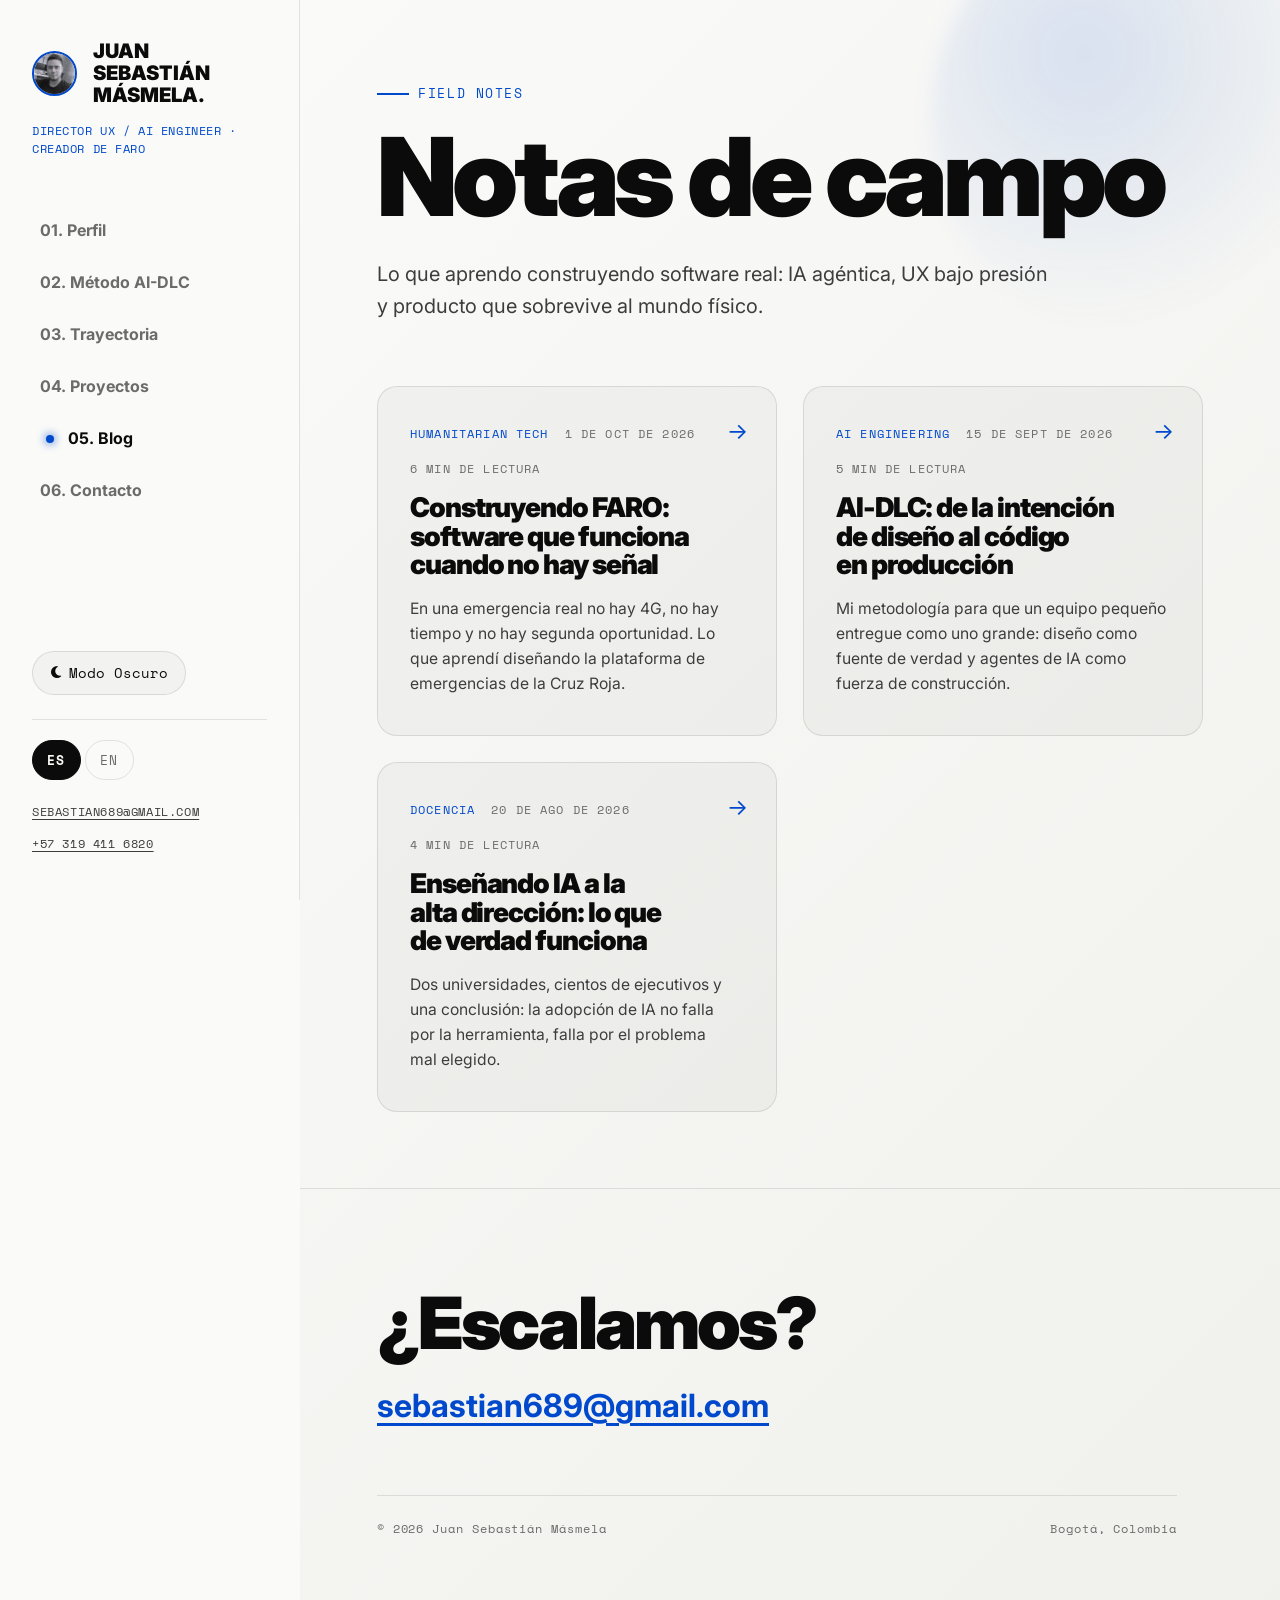
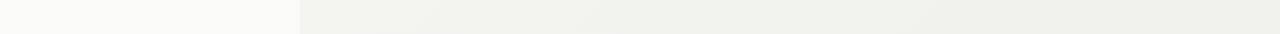
<file: blog.html>
<!DOCTYPE html>
<html lang="es">
<head>
    <meta charset="UTF-8">
    <meta name="viewport" content="width=device-width, initial-scale=1.0">
    <title>Blog | Juan Sebastián Másmela</title>
    <meta name="description" content="Notas de campo de Juan Sebastián Másmela: IA agéntica, UX bajo presión, software humanitario offline-first y formación ejecutiva en IA.">
    <link rel="canonical" href="https://eva2080ai.github.io/Portafoliobotsebastian/blog.html">
    <link rel="icon" href="data:image/svg+xml,%3Csvg xmlns='http://www.w3.org/2000/svg' viewBox='0 0 64 64'%3E%3Crect width='64' height='64' rx='14' fill='%230A0A0A'/%3E%3Ctext x='32' y='44' font-family='Arial Black,sans-serif' font-size='34' font-weight='900' fill='%233385FF' text-anchor='middle'%3EM.%3C/text%3E%3C/svg%3E">
    <script>try{document.documentElement.setAttribute('data-theme',localStorage.getItem('portfolio-theme')||'light')}catch(e){}</script>
    <link href="https://fonts.googleapis.com/css2?family=Inter:wght@400;700;900&family=Space+Mono:wght@400;700&display=swap" rel="stylesheet">
    <link rel="stylesheet" href="https://cdnjs.cloudflare.com/ajax/libs/font-awesome/6.4.0/css/all.min.css">
    <link rel="stylesheet" href="style.css">
</head>
<body>

<div id="modal-overlay" class="modal-overlay" onclick="app.closeModal(event)" role="dialog" aria-modal="true">
    <div class="modal-content" id="modal-content"></div>
</div>

<div class="mobile-bar">
    <a href="index.html" style="font-size:1.2rem; font-weight:900; color:var(--ink);">MÁSMELA.</a>
    <button class="hamburger" onclick="app.toggleMenu()" aria-label="Menú" aria-expanded="false"><i class="fas fa-bars" id="menu-icon"></i></button>
</div>

<div class="layout">
    <aside class="sidebar" id="main-sidebar">
        <div>
            <div class="sidebar-logo-area" style="margin-bottom: 2.5rem;">
                <div style="display:flex; align-items:center; gap:1rem; margin-bottom:1rem;">
                    <img src="foto.jpg" alt="Juan Sebastián Másmela" style="width:45px; height:45px; border-radius:50%; object-fit:cover; border:2px solid var(--highlight);">
                    <a href="index.html" style="font-size:1.25rem; font-weight:900; display:block; line-height:1.1;">JUAN SEBASTIÁN<br>MÁSMELA.</a>
                </div>
                <span class="mono" style="color:var(--highlight); display:block; font-size:0.72rem;">Director UX / AI Engineer · Creador de FARO</span>
            </div>
            <nav class="nav-menu" aria-label="Navegación principal">
                <a href="index.html" class="nav-link" data-key="nav_profile">01. Perfil</a>
                <a href="methodology.html" class="nav-link" data-key="nav_method">02. Método AI-DLC</a>
                <a href="experience.html" class="nav-link" data-key="nav_exp">03. Trayectoria</a>
                <a href="projects.html" class="nav-link" data-key="nav_work">04. Proyectos</a>
                <a href="blog.html" class="nav-link active" data-key="nav_blog">05. Blog</a>
                <a href="index.html#contact" class="nav-link" data-key="nav_contact">06. Contacto</a>
            </nav>
        </div>

        <div>
            <button id="theme-toggle-btn" class="theme-toggle" onclick="app.toggleTheme()" aria-label="Cambiar tema">
                <i class="fas fa-sun"></i> <span>Modo Claro</span>
            </button>
            <div class="sidebar-contact mono" style="font-size:0.75rem; margin-top:1.5rem;">
                <div class="lang-switch">
                    <button onclick="app.setLang('es')" id="btn-es" class="lang-btn active">ES</button>
                    <button onclick="app.setLang('en')" id="btn-en" class="lang-btn">EN</button>
                </div>
                <a href="mailto:sebastian689@gmail.com">sebastian689@gmail.com</a><br>
                <a href="tel:+573194116820">+57 319 411 6820</a>
            </div>
        </div>
    </aside>

    <main>
        <section id="blog">
            <div class="orb" data-speed="-0.08" style="width:440px; height:440px; top:-100px; right:-90px;" aria-hidden="true"></div>
            <div style="position:relative; z-index:1;">
                <span class="eyebrow">Field Notes</span>
                <h1 class="txt-huge" style="margin-top:1rem;" data-key="title_blog">Notas de campo</h1>
                <p class="txt-lead" data-key="desc_blog" style="margin-bottom:4rem;"></p>
                <div id="blog-grid" class="blog-grid"></div>
            </div>
        </section>

        <footer class="footer-cta">
            <div style="max-width: 800px;">
                <h2 data-key="footer_chat" class="reveal">¿Escalamos?</h2>
                <div class="reveal" style="--d:120ms;">
                    <a href="mailto:sebastian689@gmail.com" class="mail">sebastian689@gmail.com</a>
                </div>
                <div class="footer-note">
                    <span>© 2026 Juan Sebastián Másmela</span>
                    <span>Bogotá, Colombia</span>
                </div>
            </div>
        </footer>
    </main>
</div>

<script src="app.js"></script>
</body>
</html>
</file>
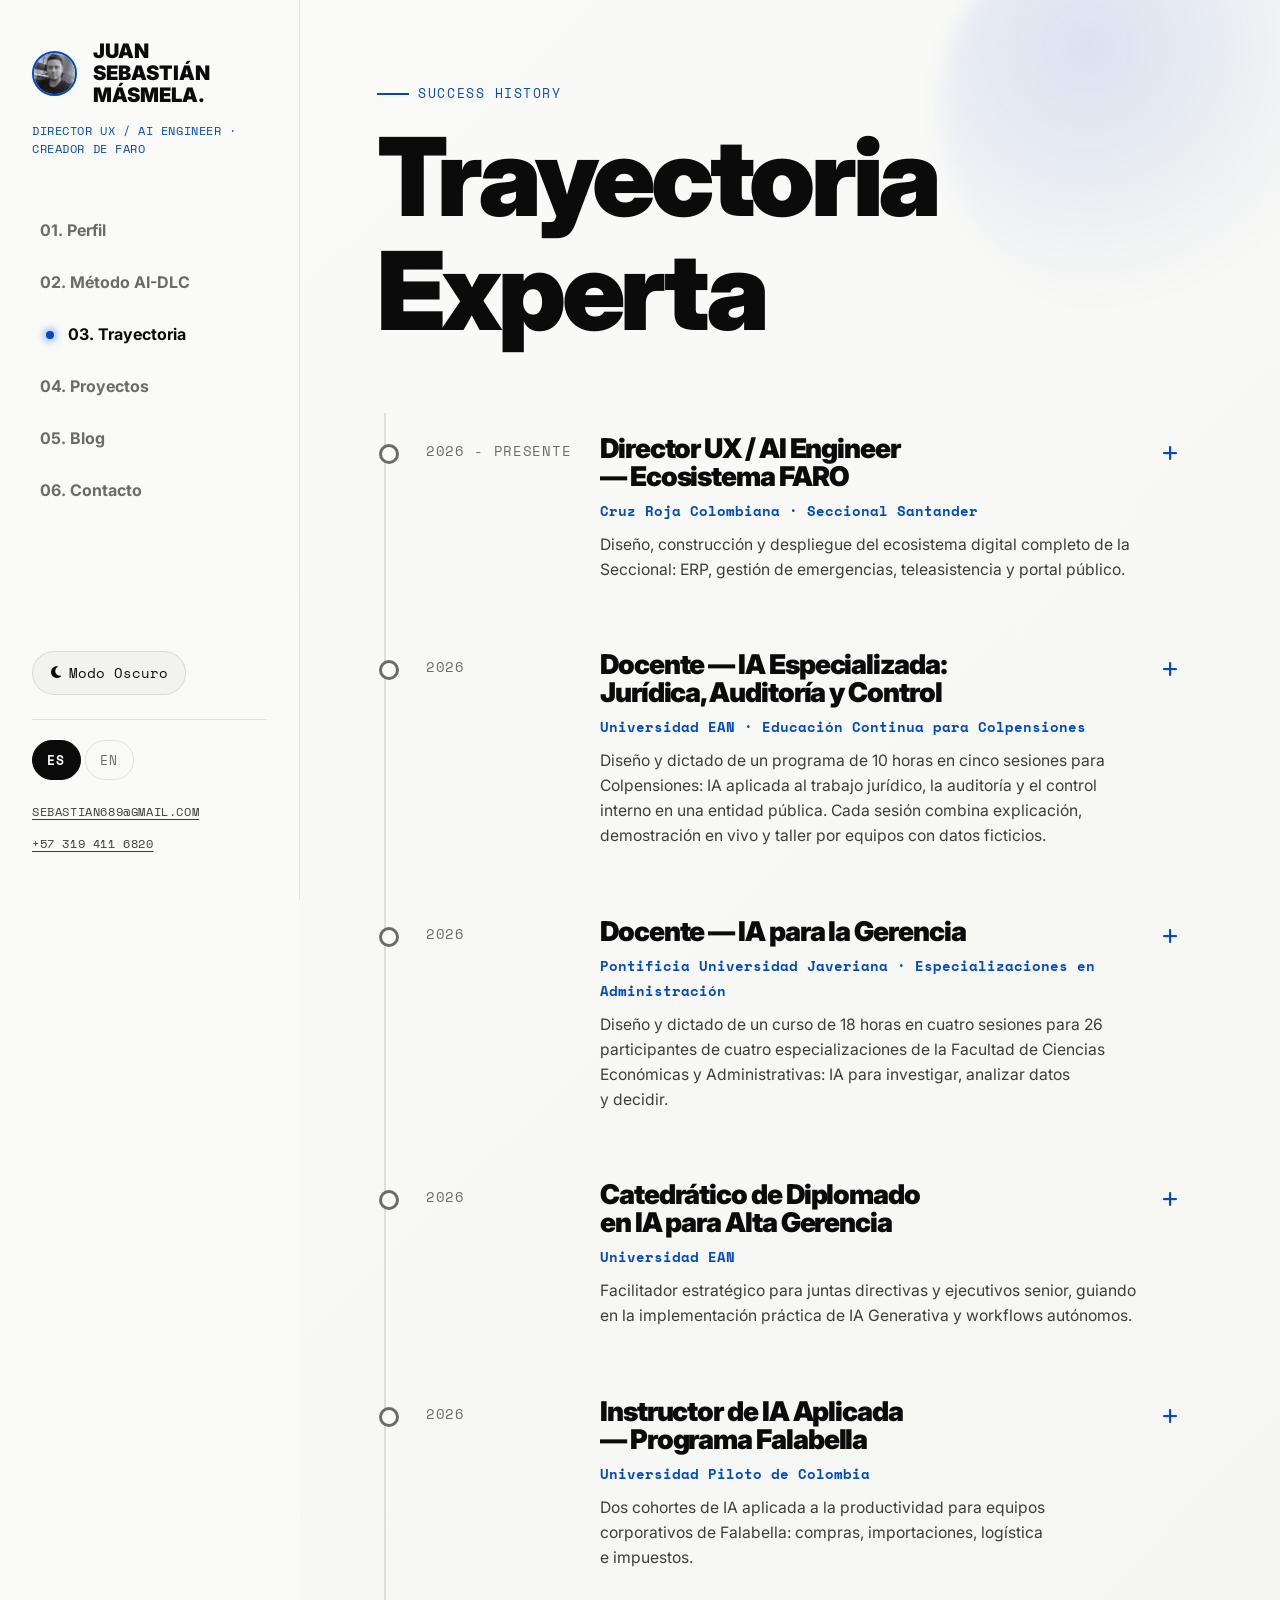
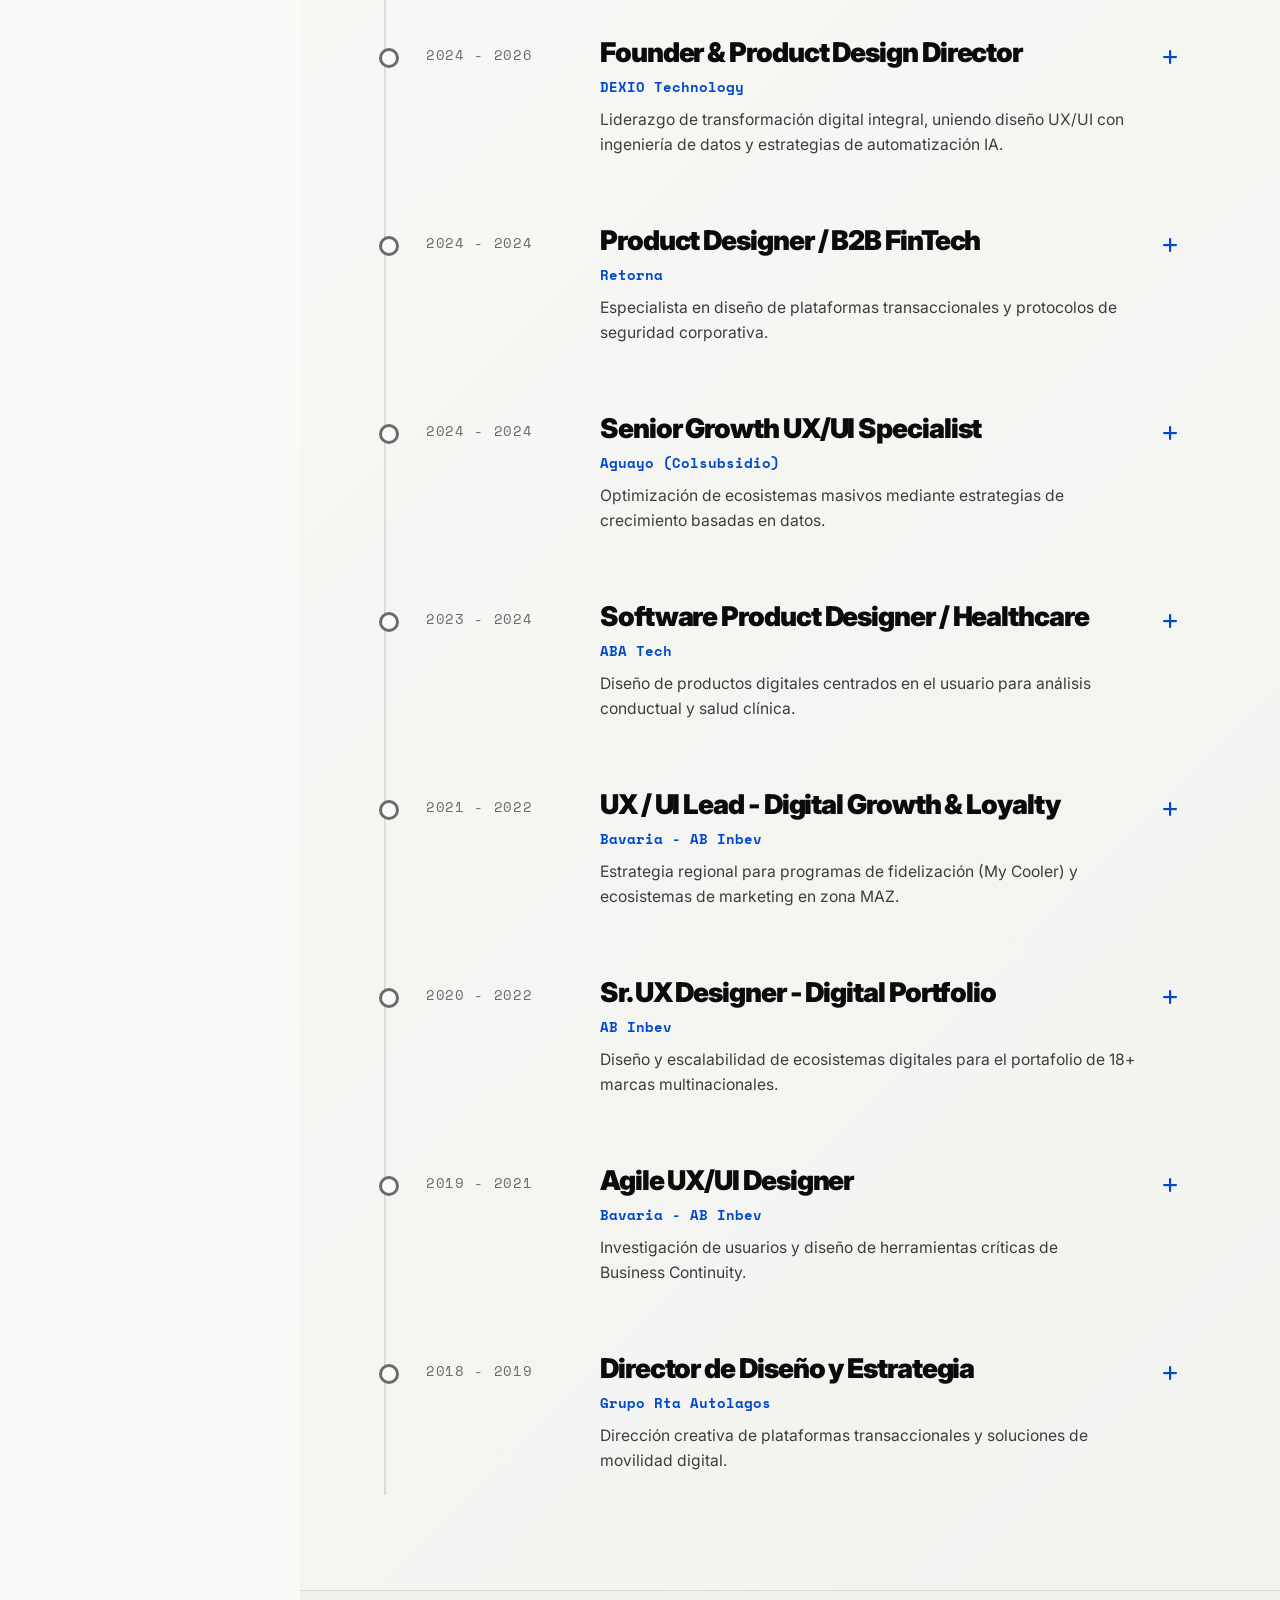
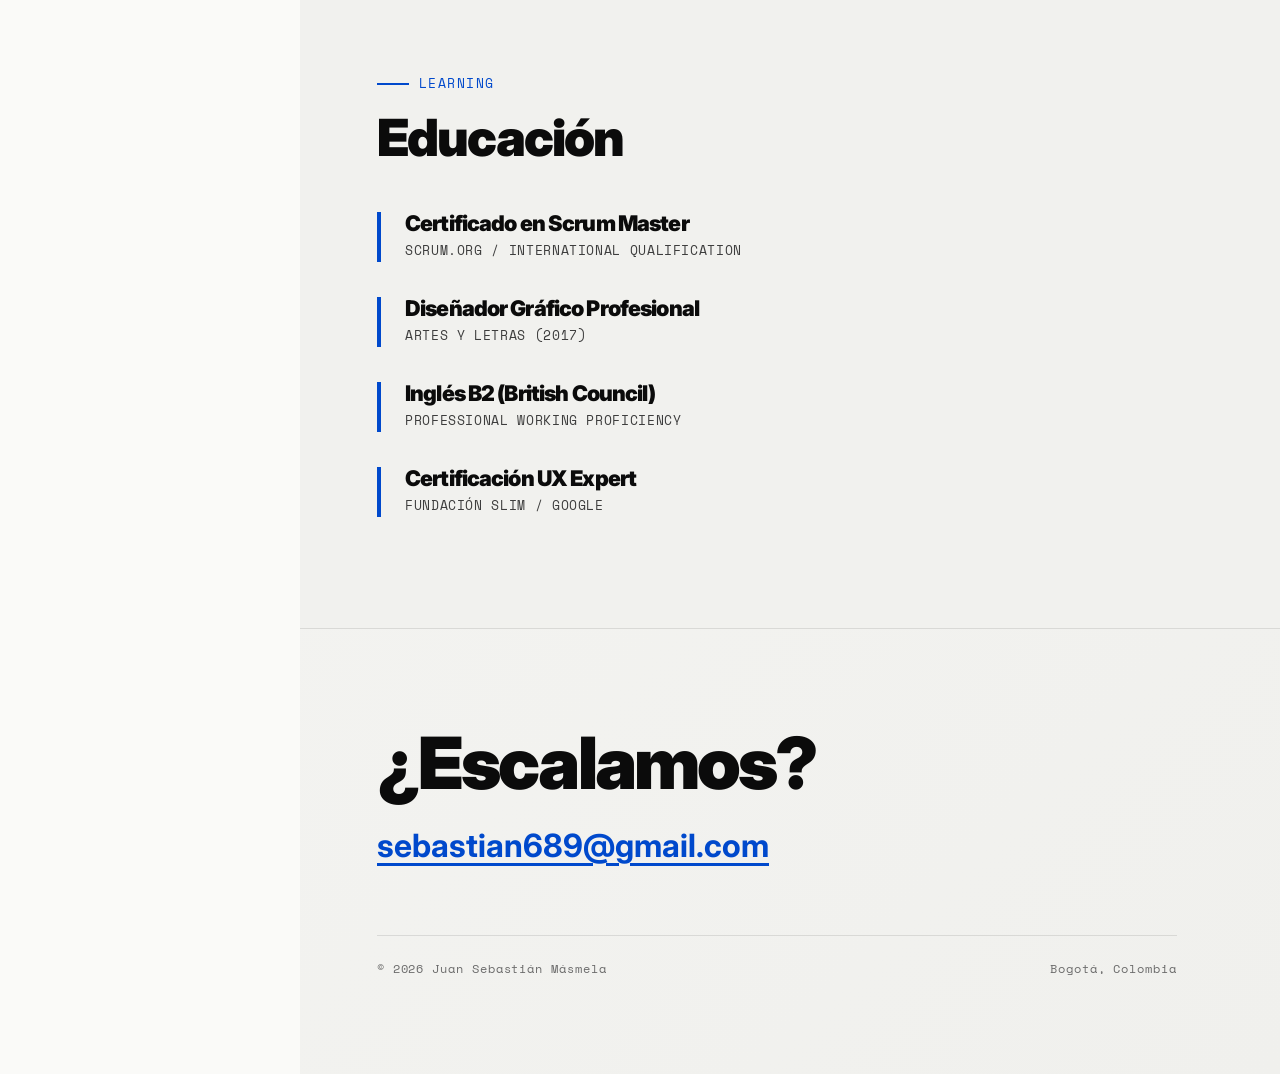
<file: experience.html>
<!DOCTYPE html>
<html lang="es">
<head>
    <meta charset="UTF-8">
    <meta name="viewport" content="width=device-width, initial-scale=1.0">
    <title>Trayectoria | Juan Sebastián Másmela</title>
    <meta name="description" content="Trayectoria de Juan Sebastián Másmela: Cruz Roja Colombiana (ecosistema FARO), Universidad EAN, Pontificia Universidad Javeriana, AB InBev, DEXIO. Dirección de producto, UX e IA.">
    <link rel="canonical" href="https://eva2080ai.github.io/Portafoliobotsebastian/experience.html">
    <link rel="icon" href="data:image/svg+xml,%3Csvg xmlns='http://www.w3.org/2000/svg' viewBox='0 0 64 64'%3E%3Crect width='64' height='64' rx='14' fill='%230A0A0A'/%3E%3Ctext x='32' y='44' font-family='Arial Black,sans-serif' font-size='34' font-weight='900' fill='%233385FF' text-anchor='middle'%3EM.%3C/text%3E%3C/svg%3E">
    <script>try{document.documentElement.setAttribute('data-theme',localStorage.getItem('portfolio-theme')||'light')}catch(e){}</script>
    <link href="https://fonts.googleapis.com/css2?family=Inter:wght@400;700;900&family=Space+Mono:wght@400;700&display=swap" rel="stylesheet">
    <link rel="stylesheet" href="https://cdnjs.cloudflare.com/ajax/libs/font-awesome/6.4.0/css/all.min.css">
    <link rel="stylesheet" href="style.css">
</head>
<body>

<div id="modal-overlay" class="modal-overlay" onclick="app.closeModal(event)" role="dialog" aria-modal="true">
    <div class="modal-content" id="modal-content"></div>
</div>

<div class="mobile-bar">
    <a href="index.html" style="font-size:1.2rem; font-weight:900; color:var(--ink);">MÁSMELA.</a>
    <button class="hamburger" onclick="app.toggleMenu()" aria-label="Menú" aria-expanded="false"><i class="fas fa-bars" id="menu-icon"></i></button>
</div>

<div class="layout">
    <aside class="sidebar" id="main-sidebar">
        <div>
            <div class="sidebar-logo-area" style="margin-bottom: 2.5rem;">
                <div style="display:flex; align-items:center; gap:1rem; margin-bottom:1rem;">
                    <img src="foto.jpg" alt="Juan Sebastián Másmela" style="width:45px; height:45px; border-radius:50%; object-fit:cover; border:2px solid var(--highlight);">
                    <a href="index.html" style="font-size:1.25rem; font-weight:900; display:block; line-height:1.1;">JUAN SEBASTIÁN<br>MÁSMELA.</a>
                </div>
                <span class="mono" style="color:var(--highlight); display:block; font-size:0.72rem;">Director UX / AI Engineer · Creador de FARO</span>
            </div>
            <nav class="nav-menu" aria-label="Navegación principal">
                <a href="index.html" class="nav-link" data-key="nav_profile">01. Perfil</a>
                <a href="methodology.html" class="nav-link" data-key="nav_method">02. Método AI-DLC</a>
                <a href="experience.html" class="nav-link active" data-key="nav_exp">03. Trayectoria</a>
                <a href="projects.html" class="nav-link" data-key="nav_work">04. Proyectos</a>
                <a href="blog.html" class="nav-link" data-key="nav_blog">05. Blog</a>
                <a href="index.html#contact" class="nav-link" data-key="nav_contact">06. Contacto</a>
            </nav>
        </div>

        <div>
            <button id="theme-toggle-btn" class="theme-toggle" onclick="app.toggleTheme()" aria-label="Cambiar tema">
                <i class="fas fa-sun"></i> <span>Modo Claro</span>
            </button>
            <div class="sidebar-contact mono" style="font-size:0.75rem; margin-top:1.5rem;">
                <div class="lang-switch">
                    <button onclick="app.setLang('es')" id="btn-es" class="lang-btn active">ES</button>
                    <button onclick="app.setLang('en')" id="btn-en" class="lang-btn">EN</button>
                </div>
                <a href="mailto:sebastian689@gmail.com">sebastian689@gmail.com</a><br>
                <a href="tel:+573194116820">+57 319 411 6820</a>
            </div>
        </div>
    </aside>

    <main>
        <section id="experience">
            <div class="orb" data-speed="-0.08" style="width:420px; height:420px; top:-100px; right:-80px;" aria-hidden="true"></div>
            <div style="position:relative; z-index:1;">
                <span class="eyebrow">Success History</span>
                <h1 class="txt-huge" style="margin-top:1rem;" data-key="title_exp">Trayectoria</h1>
                <div id="exp-list" class="timeline"></div>
            </div>
        </section>

        <section id="education" style="background:var(--bg-soft);">
            <span class="eyebrow reveal">Learning</span>
            <h2 data-key="title_edu" class="txt-title reveal" style="margin:1rem 0 3rem;">Educación</h2>
            <div id="edu-list"></div>
        </section>

        <footer class="footer-cta">
            <div style="max-width: 800px;">
                <h2 data-key="footer_chat" class="reveal">¿Escalamos?</h2>
                <div class="reveal" style="--d:120ms;">
                    <a href="mailto:sebastian689@gmail.com" class="mail">sebastian689@gmail.com</a>
                </div>
                <div class="footer-note">
                    <span>© 2026 Juan Sebastián Másmela</span>
                    <span>Bogotá, Colombia</span>
                </div>
            </div>
        </footer>
    </main>
</div>

<script src="app.js"></script>
</body>
</html>
</file>
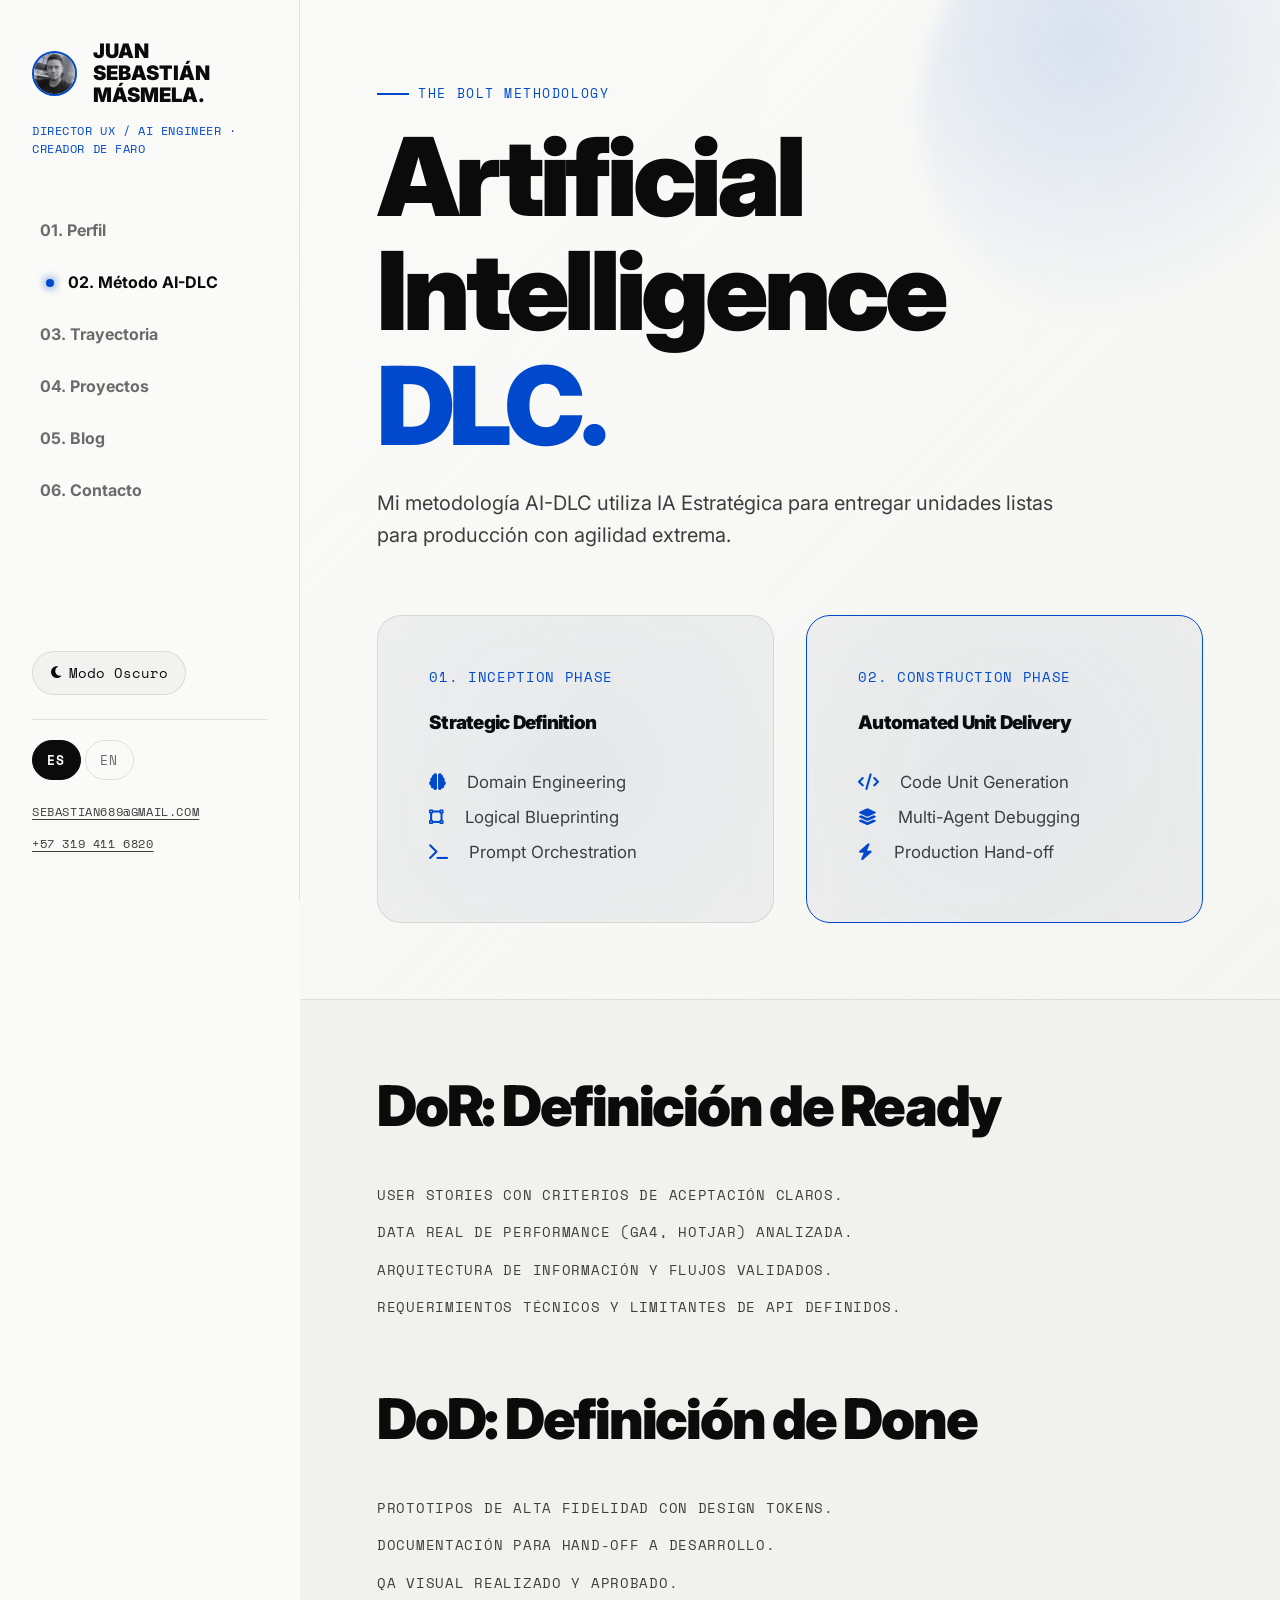
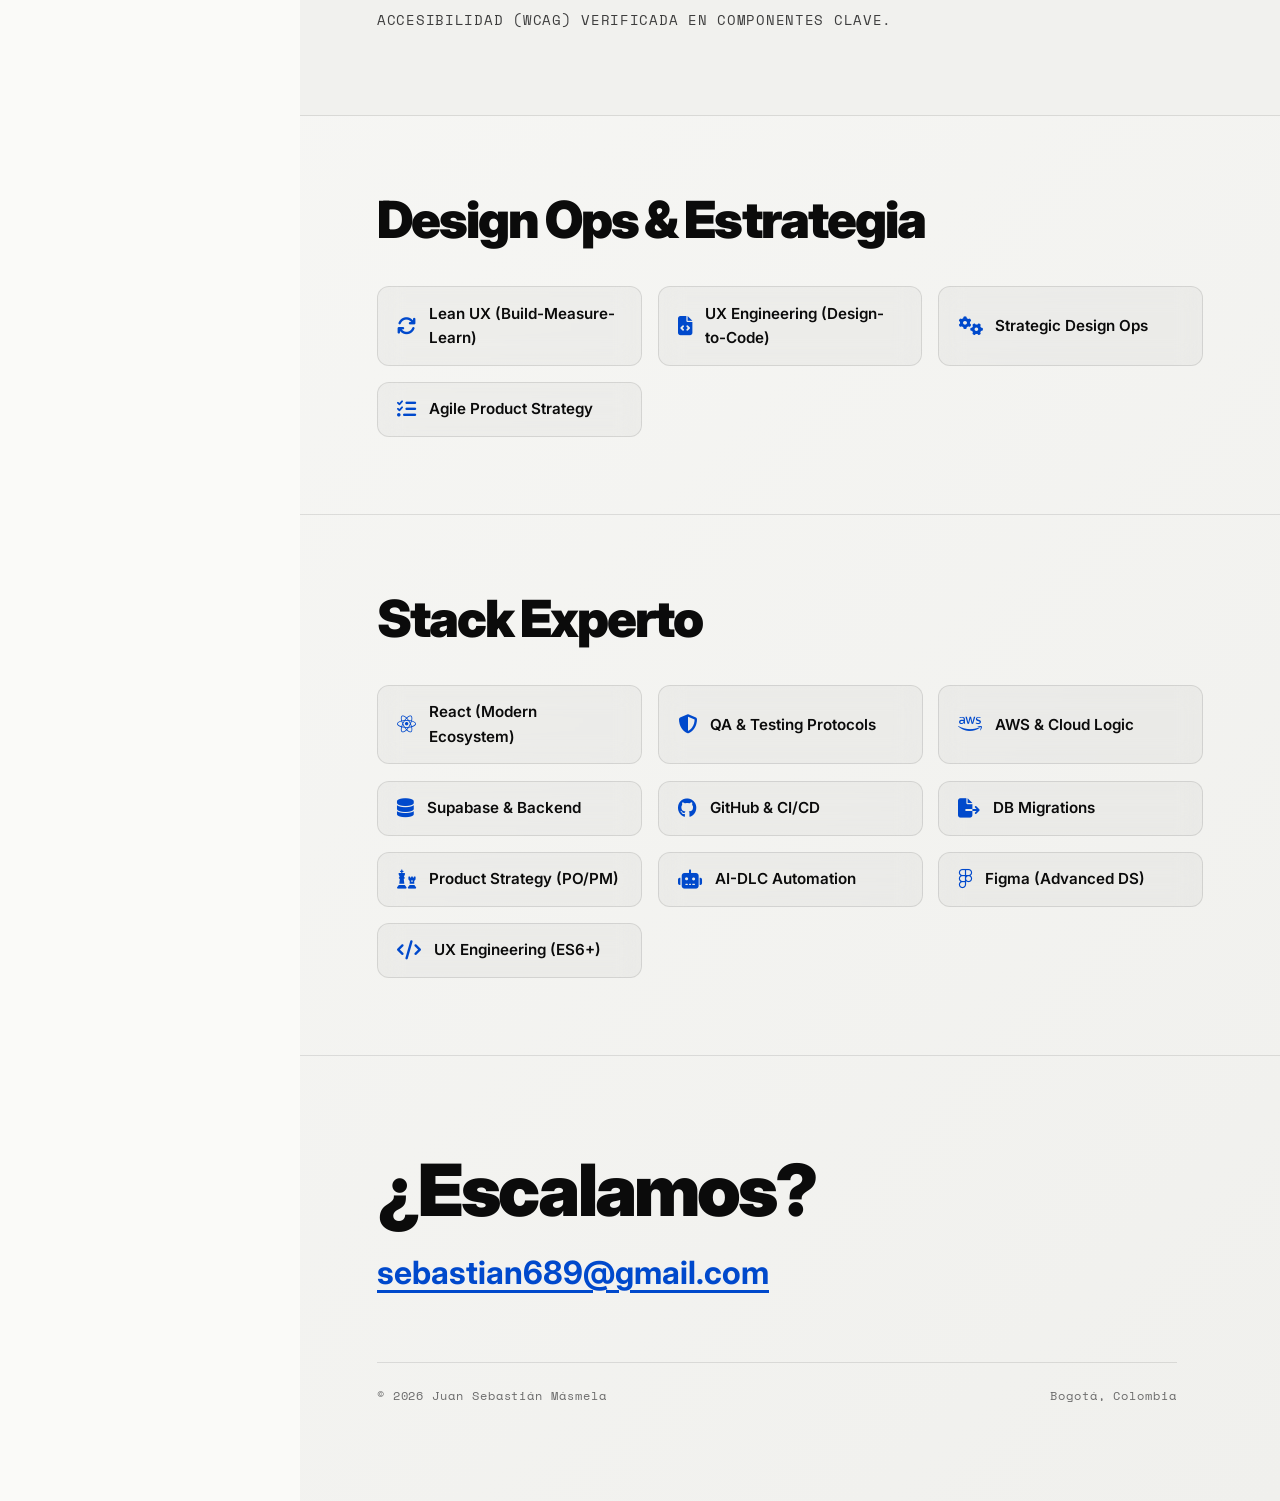
<file: methodology.html>
<!DOCTYPE html>
<html lang="es">
<head>
    <meta charset="UTF-8">
    <meta name="viewport" content="width=device-width, initial-scale=1.0">
    <title>Método AI-DLC | Juan Sebastián Másmela</title>
    <meta name="description" content="AI-DLC: la metodología de Juan Sebastián Másmela para pasar de la intención de diseño a código en producción con agentes de IA. DoR, DoD y Design Ops.">
    <link rel="canonical" href="https://eva2080ai.github.io/Portafoliobotsebastian/methodology.html">
    <link rel="icon" href="data:image/svg+xml,%3Csvg xmlns='http://www.w3.org/2000/svg' viewBox='0 0 64 64'%3E%3Crect width='64' height='64' rx='14' fill='%230A0A0A'/%3E%3Ctext x='32' y='44' font-family='Arial Black,sans-serif' font-size='34' font-weight='900' fill='%233385FF' text-anchor='middle'%3EM.%3C/text%3E%3C/svg%3E">
    <script>try{document.documentElement.setAttribute('data-theme',localStorage.getItem('portfolio-theme')||'light')}catch(e){}</script>
    <link href="https://fonts.googleapis.com/css2?family=Inter:wght@400;700;900&family=Space+Mono:wght@400;700&display=swap" rel="stylesheet">
    <link rel="stylesheet" href="https://cdnjs.cloudflare.com/ajax/libs/font-awesome/6.4.0/css/all.min.css">
    <link rel="stylesheet" href="style.css">
</head>
<body>

<div id="modal-overlay" class="modal-overlay" onclick="app.closeModal(event)" role="dialog" aria-modal="true">
    <div class="modal-content" id="modal-content"></div>
</div>

<div class="mobile-bar">
    <a href="index.html" style="font-size:1.2rem; font-weight:900; color:var(--ink);">MÁSMELA.</a>
    <button class="hamburger" onclick="app.toggleMenu()" aria-label="Menú" aria-expanded="false"><i class="fas fa-bars" id="menu-icon"></i></button>
</div>

<div class="layout">
    <aside class="sidebar" id="main-sidebar">
        <div>
            <div class="sidebar-logo-area" style="margin-bottom: 2.5rem;">
                <div style="display:flex; align-items:center; gap:1rem; margin-bottom:1rem;">
                    <img src="foto.jpg" alt="Juan Sebastián Másmela" style="width:45px; height:45px; border-radius:50%; object-fit:cover; border:2px solid var(--highlight);">
                    <a href="index.html" style="font-size:1.25rem; font-weight:900; display:block; line-height:1.1;">JUAN SEBASTIÁN<br>MÁSMELA.</a>
                </div>
                <span class="mono" style="color:var(--highlight); display:block; font-size:0.72rem;">Director UX / AI Engineer · Creador de FARO</span>
            </div>
            <nav class="nav-menu" aria-label="Navegación principal">
                <a href="index.html" class="nav-link" data-key="nav_profile">01. Perfil</a>
                <a href="methodology.html" class="nav-link active" data-key="nav_method">02. Método AI-DLC</a>
                <a href="experience.html" class="nav-link" data-key="nav_exp">03. Trayectoria</a>
                <a href="projects.html" class="nav-link" data-key="nav_work">04. Proyectos</a>
                <a href="blog.html" class="nav-link" data-key="nav_blog">05. Blog</a>
                <a href="index.html#contact" class="nav-link" data-key="nav_contact">06. Contacto</a>
            </nav>
        </div>

        <div>
            <button id="theme-toggle-btn" class="theme-toggle" onclick="app.toggleTheme()" aria-label="Cambiar tema">
                <i class="fas fa-sun"></i> <span>Modo Claro</span>
            </button>
            <div class="sidebar-contact mono" style="font-size:0.75rem; margin-top:1.5rem;">
                <div class="lang-switch">
                    <button onclick="app.setLang('es')" id="btn-es" class="lang-btn active">ES</button>
                    <button onclick="app.setLang('en')" id="btn-en" class="lang-btn">EN</button>
                </div>
                <a href="mailto:sebastian689@gmail.com">sebastian689@gmail.com</a><br>
                <a href="tel:+573194116820">+57 319 411 6820</a>
            </div>
        </div>
    </aside>

    <main>
        <section id="ai-dlc-master">
            <div class="orb" data-speed="-0.08" style="width:460px; height:460px; top:-120px; right:-100px;" aria-hidden="true"></div>
            <div style="position:relative; z-index:1;">
                <span class="eyebrow">The Bolt Methodology</span>
                <h1 class="txt-huge" style="margin-top:1rem;">Artificial<br>Intelligence<br><span style="color:var(--highlight)">DLC.</span></h1>
                <p class="txt-lead" data-key="method_desc"></p>

                <div class="dlc-container" style="display:grid; grid-template-columns: repeat(auto-fit, minmax(min(350px, 100%), 1fr)); gap:2rem; margin-top:4rem;">
                    <div class="dlc-card glass reveal">
                        <div class="mono" style="color:var(--highlight); margin-bottom:1.5rem;">01. Inception Phase</div>
                        <h3>Strategic Definition</h3>
                        <ul style="list-style:none; margin-top:2rem; color:var(--ink-light); font-size:1.05rem; line-height:2.1;">
                            <li><i class="fas fa-brain" style="margin-right:1rem; color:var(--highlight)" aria-hidden="true"></i> Domain Engineering</li>
                            <li><i class="fas fa-vector-square" style="margin-right:1rem; color:var(--highlight)" aria-hidden="true"></i> Logical Blueprinting</li>
                            <li><i class="fas fa-terminal" style="margin-right:1rem; color:var(--highlight)" aria-hidden="true"></i> Prompt Orchestration</li>
                        </ul>
                    </div>
                    <div class="dlc-card glass reveal" style="--d:120ms; border-color:var(--highlight);">
                        <div class="mono" style="color:var(--highlight); margin-bottom:1.5rem;">02. Construction Phase</div>
                        <h3>Automated Unit Delivery</h3>
                        <ul style="list-style:none; margin-top:2rem; color:var(--ink-light); font-size:1.05rem; line-height:2.1;">
                            <li><i class="fas fa-code" style="margin-right:1rem; color:var(--highlight)" aria-hidden="true"></i> Code Unit Generation</li>
                            <li><i class="fas fa-layer-group" style="margin-right:1rem; color:var(--highlight)" aria-hidden="true"></i> Multi-Agent Debugging</li>
                            <li><i class="fas fa-bolt" style="margin-right:1rem; color:var(--highlight)" aria-hidden="true"></i> Production Hand-off</li>
                        </ul>
                    </div>
                </div>
            </div>
        </section>

        <section id="ops-detail" style="background:var(--bg-soft);">
            <div style="display:grid; grid-template-columns: repeat(auto-fit, minmax(min(400px, 100%), 1fr)); gap:4rem;">
                <div class="reveal">
                    <h2 data-key="dor_desc" style="font-size:clamp(2.2rem,5vw,3.5rem); margin-bottom:2.5rem;">DoR</h2>
                    <ul id="dor-list" class="mono" style="list-style:none; line-height:2.6; font-size:0.9rem; color:var(--ink-light);"></ul>
                </div>
                <div class="reveal" style="--d:120ms;">
                    <h2 data-key="dod_desc" style="font-size:clamp(2.2rem,5vw,3.5rem); margin-bottom:2.5rem;">DoD</h2>
                    <ul id="dod-list" class="mono" style="list-style:none; line-height:2.6; font-size:0.9rem; color:var(--ink-light);"></ul>
                </div>
            </div>
        </section>

        <section id="methodologies-list">
            <h2 data-key="title_methods" class="txt-title reveal" style="margin-bottom:2.5rem;">Design Ops & Strategy</h2>
            <div id="method-list" class="stack-grid"></div>
        </section>

        <section id="stack-master">
            <h2 data-key="title_stack" class="txt-title reveal" style="margin-bottom:2.5rem;">Tech Stack</h2>
            <div id="stack-list" class="stack-grid"></div>
        </section>

        <footer class="footer-cta">
            <div style="max-width: 800px;">
                <h2 data-key="footer_chat" class="reveal">¿Escalamos?</h2>
                <div class="reveal" style="--d:120ms;">
                    <a href="mailto:sebastian689@gmail.com" class="mail">sebastian689@gmail.com</a>
                </div>
                <div class="footer-note">
                    <span>© 2026 Juan Sebastián Másmela</span>
                    <span>Bogotá, Colombia</span>
                </div>
            </div>
        </footer>
    </main>
</div>

<script src="app.js"></script>
</body>
</html>
</file>
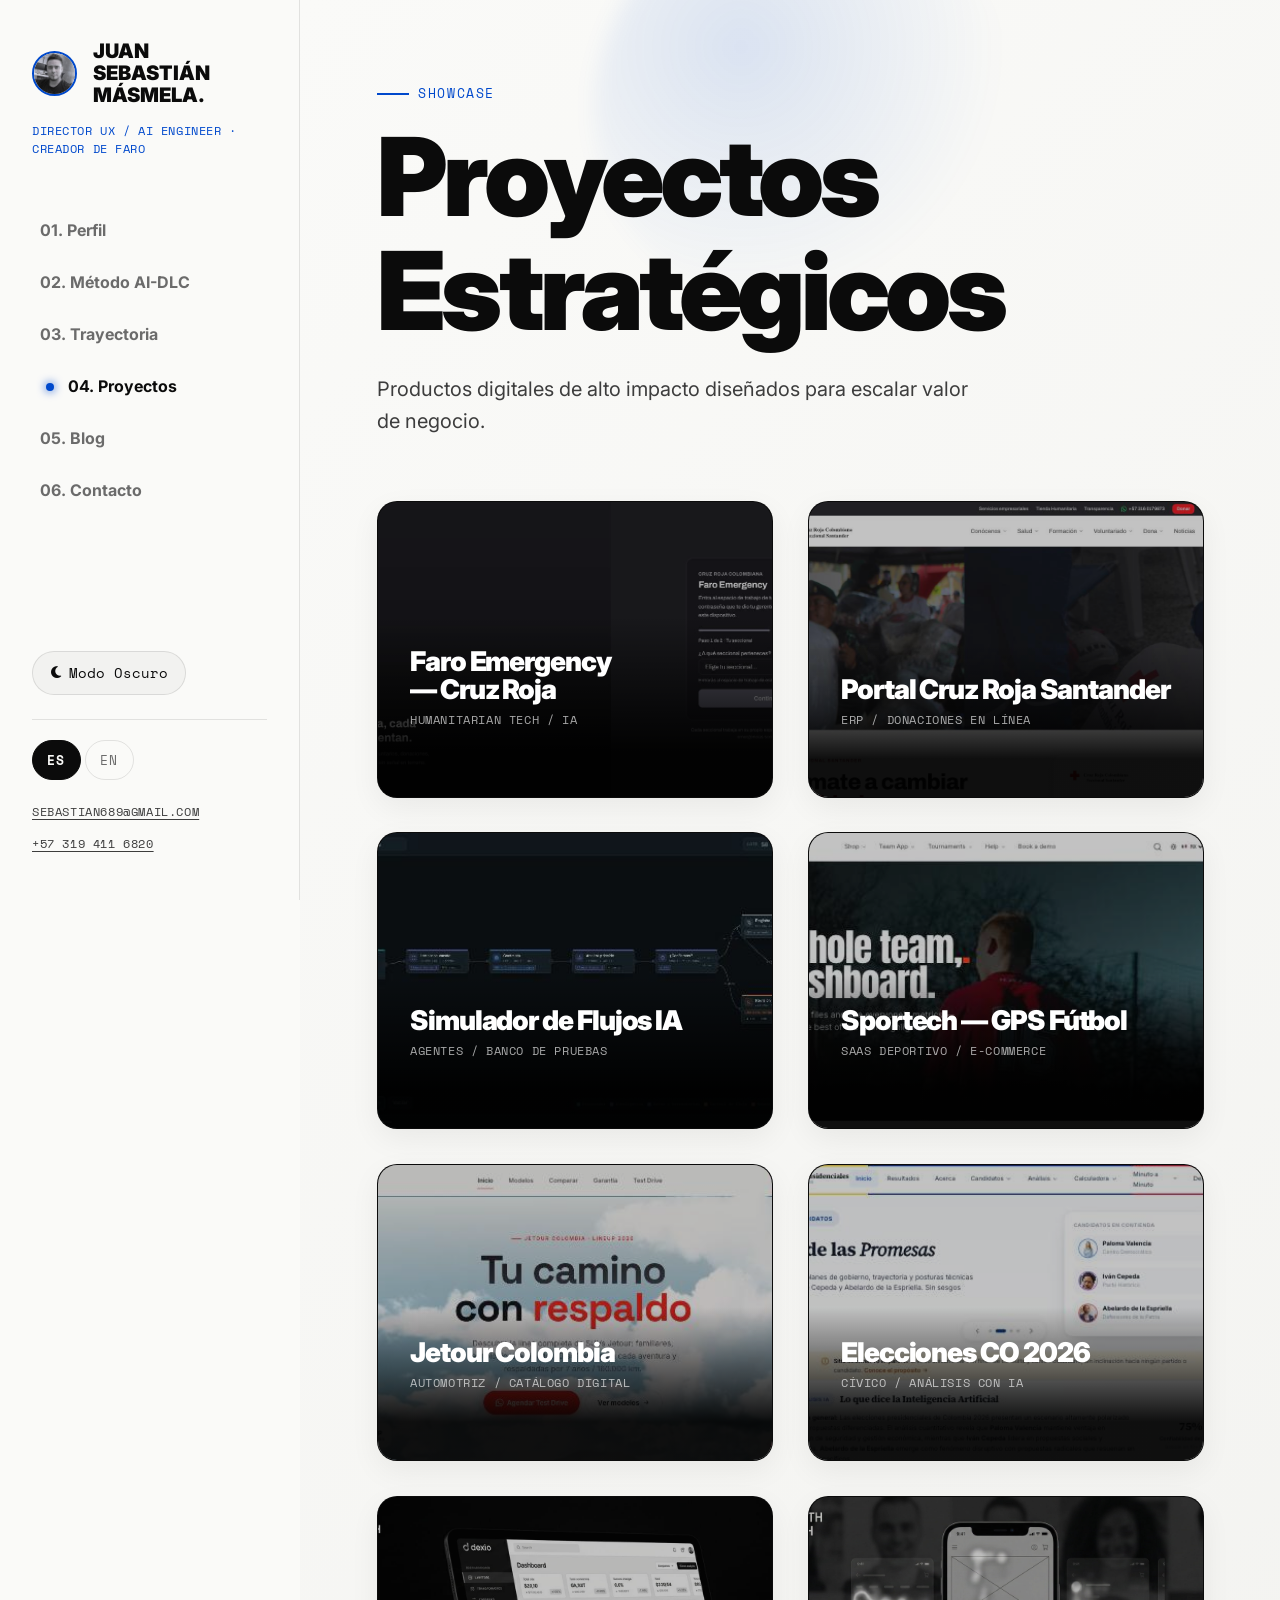
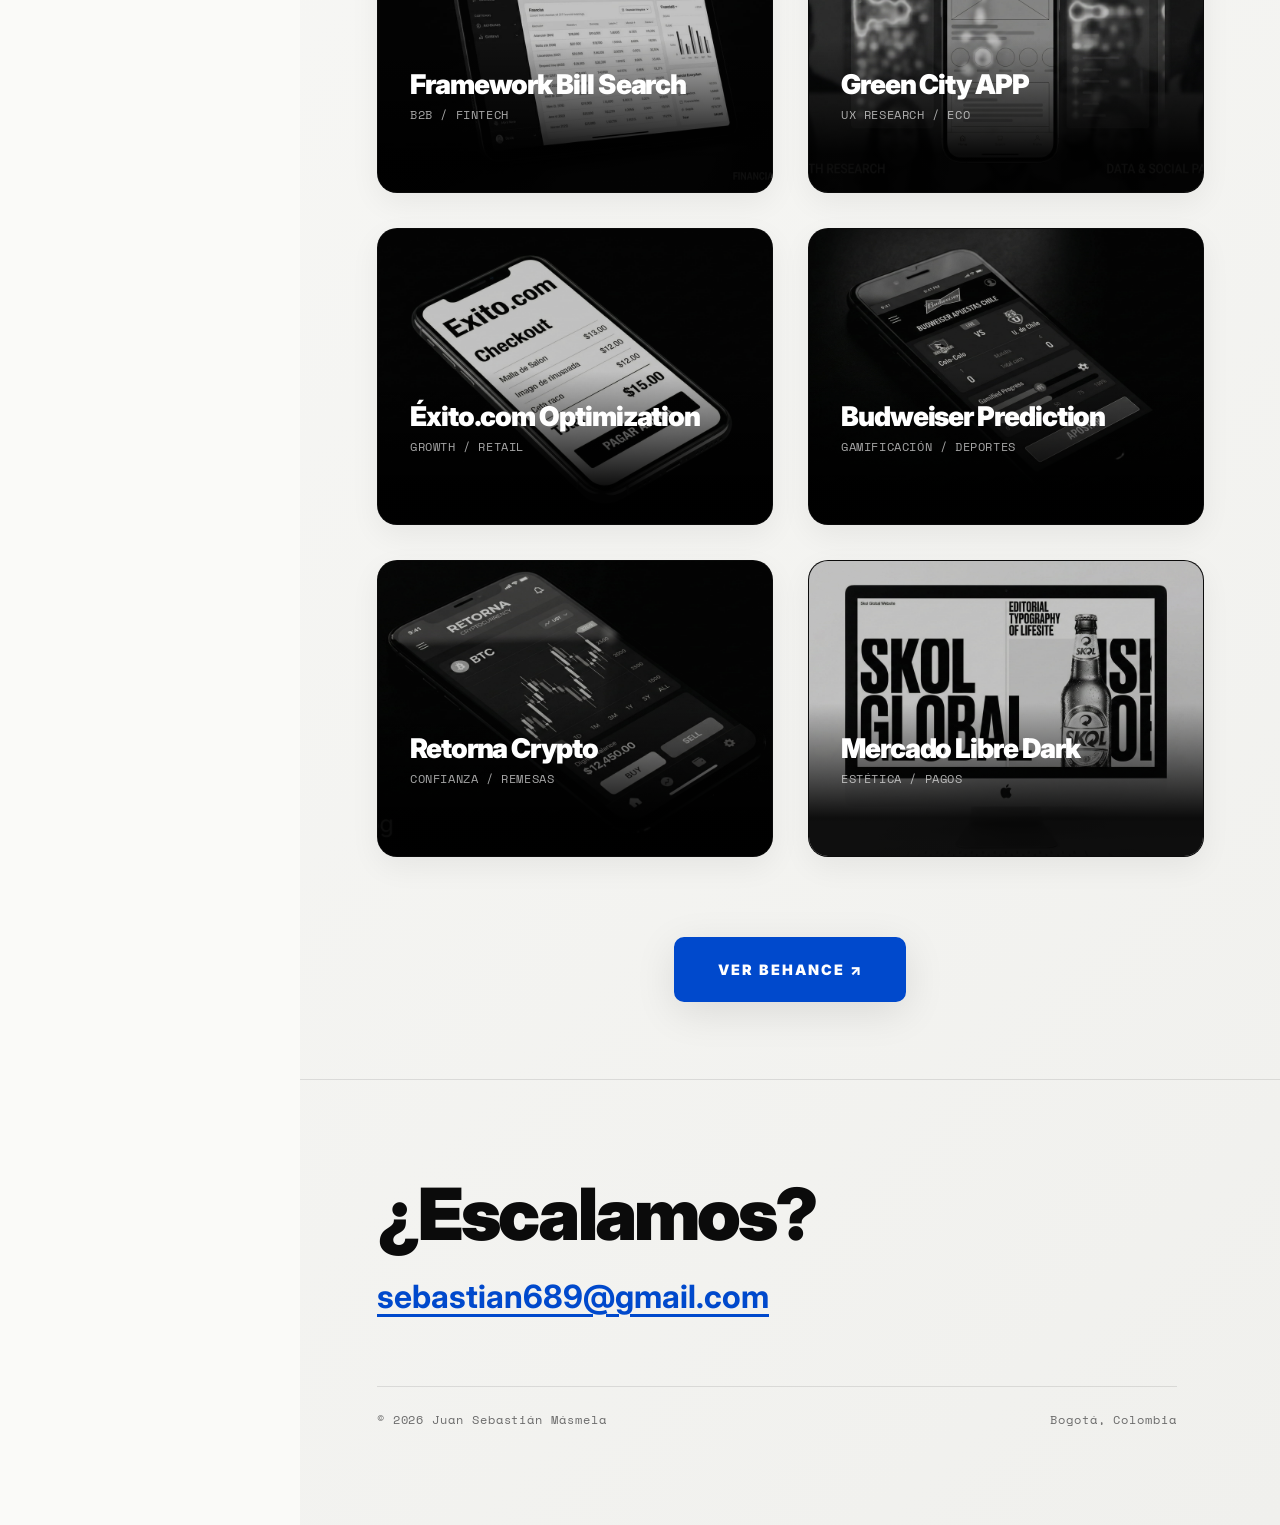
<file: projects.html>
<!DOCTYPE html>
<html lang="es">
<head>
    <meta charset="UTF-8">
    <meta name="viewport" content="width=device-width, initial-scale=1.0">
    <title>Proyectos | Juan Sebastián Másmela</title>
    <meta name="description" content="Proyectos de Juan Sebastián Másmela: Faro Emergency y el portal de la Cruz Roja Santander en producción, más trabajo para AB InBev, Retorna y Éxito.">
    <link rel="canonical" href="https://eva2080ai.github.io/Portafoliobotsebastian/projects.html">
    <link rel="icon" href="data:image/svg+xml,%3Csvg xmlns='http://www.w3.org/2000/svg' viewBox='0 0 64 64'%3E%3Crect width='64' height='64' rx='14' fill='%230A0A0A'/%3E%3Ctext x='32' y='44' font-family='Arial Black,sans-serif' font-size='34' font-weight='900' fill='%233385FF' text-anchor='middle'%3EM.%3C/text%3E%3C/svg%3E">
    <script>try{document.documentElement.setAttribute('data-theme',localStorage.getItem('portfolio-theme')||'light')}catch(e){}</script>
    <link href="https://fonts.googleapis.com/css2?family=Inter:wght@400;700;900&family=Space+Mono:wght@400;700&display=swap" rel="stylesheet">
    <link rel="stylesheet" href="https://cdnjs.cloudflare.com/ajax/libs/font-awesome/6.4.0/css/all.min.css">
    <link rel="stylesheet" href="style.css">
</head>
<body>

<div id="modal-overlay" class="modal-overlay" onclick="app.closeModal(event)" role="dialog" aria-modal="true">
    <div class="modal-content" id="modal-content"></div>
</div>

<div class="mobile-bar">
    <a href="index.html" style="font-size:1.2rem; font-weight:900; color:var(--ink);">MÁSMELA.</a>
    <button class="hamburger" onclick="app.toggleMenu()" aria-label="Menú" aria-expanded="false"><i class="fas fa-bars" id="menu-icon"></i></button>
</div>

<div class="layout">
    <aside class="sidebar" id="main-sidebar">
        <div>
            <div class="sidebar-logo-area" style="margin-bottom: 2.5rem;">
                <div style="display:flex; align-items:center; gap:1rem; margin-bottom:1rem;">
                    <img src="foto.jpg" alt="Juan Sebastián Másmela" style="width:45px; height:45px; border-radius:50%; object-fit:cover; border:2px solid var(--highlight);">
                    <a href="index.html" style="font-size:1.25rem; font-weight:900; display:block; line-height:1.1;">JUAN SEBASTIÁN<br>MÁSMELA.</a>
                </div>
                <span class="mono" style="color:var(--highlight); display:block; font-size:0.72rem;">Director UX / AI Engineer · Creador de FARO</span>
            </div>
            <nav class="nav-menu" aria-label="Navegación principal">
                <a href="index.html" class="nav-link" data-key="nav_profile">01. Perfil</a>
                <a href="methodology.html" class="nav-link" data-key="nav_method">02. Método AI-DLC</a>
                <a href="experience.html" class="nav-link" data-key="nav_exp">03. Trayectoria</a>
                <a href="projects.html" class="nav-link active" data-key="nav_work">04. Proyectos</a>
                <a href="blog.html" class="nav-link" data-key="nav_blog">05. Blog</a>
                <a href="index.html#contact" class="nav-link" data-key="nav_contact">06. Contacto</a>
            </nav>
        </div>

        <div>
            <button id="theme-toggle-btn" class="theme-toggle" onclick="app.toggleTheme()" aria-label="Cambiar tema">
                <i class="fas fa-sun"></i> <span>Modo Claro</span>
            </button>
            <div class="sidebar-contact mono" style="font-size:0.75rem; margin-top:1.5rem;">
                <div class="lang-switch">
                    <button onclick="app.setLang('es')" id="btn-es" class="lang-btn active">ES</button>
                    <button onclick="app.setLang('en')" id="btn-en" class="lang-btn">EN</button>
                </div>
                <a href="mailto:sebastian689@gmail.com">sebastian689@gmail.com</a><br>
                <a href="tel:+573194116820">+57 319 411 6820</a>
            </div>
        </div>
    </aside>

    <main>
        <section id="projects">
            <div class="orb" data-speed="-0.08" style="width:420px; height:420px; top:-100px; left:30%;" aria-hidden="true"></div>
            <div style="position:relative; z-index:1;">
                <span class="eyebrow">Showcase</span>
                <h1 class="txt-huge" style="margin-top:1rem;" data-key="title_proj">Proyectos</h1>
                <p class="txt-lead" data-key="desc_proj" style="margin-bottom:4rem;"></p>
                <div id="projects-grid" class="grid-projects"></div>
                <div class="reveal" style="margin-top: 5rem; text-align: center;">
                    <a href="https://behance.net/masmela" target="_blank" rel="noopener" class="btn-brutalist" style="background:var(--highlight-deep); border-color:var(--highlight-deep); color:white;" data-key="btn_more">Ver Behance ↗</a>
                </div>
            </div>
        </section>

        <footer class="footer-cta">
            <div style="max-width: 800px;">
                <h2 data-key="footer_chat" class="reveal">¿Escalamos?</h2>
                <div class="reveal" style="--d:120ms;">
                    <a href="mailto:sebastian689@gmail.com" class="mail">sebastian689@gmail.com</a>
                </div>
                <div class="footer-note">
                    <span>© 2026 Juan Sebastián Másmela</span>
                    <span>Bogotá, Colombia</span>
                </div>
            </div>
        </footer>
    </main>
</div>

<script src="app.js"></script>
</body>
</html>
</file>
<file: style.css>
:root {
    /* DEFAULT (DARK MODE) */
    --bg: #0A0A0A;
    --bg-soft: #111111;
    --card-bg: rgba(255, 255, 255, 0.04);
    --ink: #FFFFFF;
    --ink-light: #B9B9B9;
    --ink-muted: #8A8A8A;
    --line: rgba(255, 255, 255, 0.1);
    --border: 1px solid var(--line);
    --highlight: #3385FF;
    --highlight-deep: #0066FF;
    --glow: rgba(51, 133, 255, 0.25);
    --gradient: linear-gradient(135deg, #0A0A0A 0%, #141414 100%);
    --shadow: 0 10px 30px rgba(0,0,0,0.5);
    --pad: clamp(2rem, 6vw, 5rem);
    --radius: 20px;
}

[data-theme="light"] {
    --bg: #FAFAF8;
    --bg-soft: #F1F1EE;
    --card-bg: rgba(0, 0, 0, 0.03);
    --ink: #0B0B0B;
    --ink-light: #3D3D3D;
    --ink-muted: #6B6B6B;
    --line: rgba(0, 0, 0, 0.1);
    --highlight: #0049CC;
    --highlight-deep: #0049CC;
    --glow: rgba(0, 73, 204, 0.12);
    --gradient: linear-gradient(135deg, #FAFAF8 0%, #F0F0ED 100%);
    --shadow: 0 10px 30px rgba(0,0,0,0.06);
}

* { margin: 0; padding: 0; box-sizing: border-box; }
html { scroll-behavior: smooth; font-size: 16px; background: var(--bg); }
body {
    background: var(--bg);
    color: var(--ink);
    font-family: 'Inter', system-ui, -apple-system, sans-serif;
    line-height: 1.6;
    overflow-x: hidden;
    -webkit-font-smoothing: antialiased;
    transition: background 0.4s ease, color 0.4s ease;
}
::selection { background: var(--highlight); color: #fff; }

h1, h2, h3, h4 { font-weight: 900; letter-spacing: -0.04em; line-height: 1.05; text-wrap: balance; }
p { text-wrap: pretty; }
.mono { font-family: 'Space Mono', monospace; font-size: 0.85rem; letter-spacing: 0.05em; text-transform: uppercase; }
.eyebrow { font-family: 'Space Mono', monospace; font-size: 0.8rem; letter-spacing: 0.12em; text-transform: uppercase; color: var(--highlight); display: inline-flex; align-items: center; gap: 0.6rem; }
.eyebrow::before { content: ""; width: 2rem; height: 2px; background: var(--highlight); display: inline-block; }

a { color: inherit; text-decoration: none; }
:focus-visible { outline: 3px solid var(--highlight); outline-offset: 4px; border-radius: 4px; }

img { max-width: 100%; }

/* ---------- Scroll reveal ---------- */
.reveal { opacity: 0; transform: translateY(36px); transition: opacity 0.9s cubic-bezier(0.16,1,0.3,1), transform 0.9s cubic-bezier(0.16,1,0.3,1); transition-delay: var(--d, 0ms); will-change: opacity, transform; }
.reveal.in { opacity: 1; transform: none; }

/* ---------- Parallax decoration ---------- */
.orb {
    position: absolute; border-radius: 50%; pointer-events: none; z-index: 0;
    background: radial-gradient(circle at 35% 35%, var(--glow), transparent 68%);
    filter: blur(10px);
    will-change: transform;
}
#fx3d { position: absolute; inset: 0; z-index: 0; pointer-events: none; }
#fx3d canvas { display: block; width: 100%; height: 100%; }

.grid-lines {
    position: absolute; inset: 0; pointer-events: none; z-index: 0; opacity: 0.5;
    background-image: linear-gradient(var(--line) 1px, transparent 1px), linear-gradient(90deg, var(--line) 1px, transparent 1px);
    background-size: 72px 72px;
    -webkit-mask-image: radial-gradient(ellipse 90% 70% at 50% 0%, black 0%, transparent 75%);
    mask-image: radial-gradient(ellipse 90% 70% at 50% 0%, black 0%, transparent 75%);
}

.glass {
    background: var(--card-bg);
    backdrop-filter: blur(12px);
    -webkit-backdrop-filter: blur(12px);
    border: var(--border);
    border-radius: var(--radius);
    transition: 0.3s cubic-bezier(0.16, 1, 0.3, 1);
}

/* ---------- Layout ---------- */
.layout { display: grid; grid-template-columns: 300px 1fr; min-height: 100vh; }

.sidebar {
    position: sticky; top: 0; height: 100vh;
    border-right: var(--border);
    padding: 2.5rem 2rem;
    display: flex; flex-direction: column; justify-content: space-between;
    background: var(--bg);
    z-index: 1000;
}
.nav-menu { margin-top: 3rem; display: flex; flex-direction: column; gap: 0.25rem; }
.nav-link {
    font-size: 1rem; font-weight: 700; color: var(--ink-muted);
    padding: 0.7rem 0.5rem; min-height: 44px; display: flex; align-items: center; gap: 0.9rem;
    border-radius: 10px;
    transition: color 0.25s, transform 0.25s, background 0.25s;
}
.nav-link:hover, .nav-link.active { color: var(--ink); transform: translateX(6px); }
.nav-link:hover { background: var(--card-bg); }
.nav-link.active::before { content: ""; width: 8px; height: 8px; background: var(--highlight); border-radius: 50%; box-shadow: 0 0 10px var(--highlight); flex: none; }

.sidebar-contact a { display: inline-block; padding: 0.35rem 0; min-height: 32px; color: var(--ink-light); text-decoration: underline; text-underline-offset: 3px; }
.sidebar-contact a:hover { color: var(--highlight); }
.lang-switch { display: flex; gap: 0.25rem; margin-bottom: 1rem; border-top: var(--border); padding-top: 1.25rem; }
.lang-btn {
    font-family: 'Space Mono', monospace; font-size: 0.8rem; letter-spacing: 0.08em;
    padding: 0.5rem 0.9rem; min-height: 40px; min-width: 44px; display: inline-flex; align-items: center; justify-content: center;
    border-radius: 50px; border: var(--border); background: transparent; color: var(--ink-muted); cursor: pointer; transition: 0.25s;
}
.lang-btn:hover { color: var(--ink); }
.lang-btn.active { background: var(--ink); color: var(--bg); border-color: var(--ink); font-weight: 700; }

.theme-toggle {
    background: var(--card-bg); border: var(--border); color: var(--ink);
    padding: 0.6rem 1.1rem; min-height: 44px; border-radius: 50px; cursor: pointer;
    font-size: 0.85rem; font-family: 'Space Mono', monospace;
    display: inline-flex; align-items: center; gap: 0.5rem; transition: 0.3s;
}
.theme-toggle:hover { background: var(--highlight); color: #fff; border-color: var(--highlight); }

/* ---------- Main ---------- */
main { background: var(--gradient); min-width: 0; overflow-x: clip; }
section { padding: var(--pad); border-bottom: var(--border); position: relative; }
.section-hero { min-height: 88vh; display: flex; flex-direction: column; justify-content: center; overflow: hidden; }

.txt-huge { font-size: clamp(2.9rem, 8.5vw, 7.2rem); margin-bottom: 1.5rem; }
.txt-title { font-size: clamp(2rem, 4.5vw, 3.2rem); }
.txt-lead { font-size: clamp(1.05rem, 2vw, 1.25rem); font-weight: 400; color: var(--ink-light); max-width: 52ch; }

.kinetic span { display: inline-block; transform: translateY(110%); opacity: 0; animation: riseIn 0.9s cubic-bezier(0.16,1,0.3,1) forwards; animation-delay: var(--kd, 0ms); }
.kinetic { overflow: hidden; display: block; }
@keyframes riseIn { to { transform: translateY(0); opacity: 1; } }

/* ---------- Marquee ---------- */
.marquee { overflow: hidden; border-top: var(--border); border-bottom: var(--border); padding: 1.1rem 0; background: var(--bg-soft); white-space: nowrap; position: relative; }
.marquee-track { display: inline-flex; gap: 3.5rem; padding-right: 3.5rem; animation: marquee 30s linear infinite; will-change: transform; }
.marquee:hover .marquee-track { animation-play-state: paused; }
.marquee span { font-family: 'Space Mono', monospace; font-size: 0.9rem; letter-spacing: 0.15em; text-transform: uppercase; color: var(--ink-muted); display: inline-flex; align-items: center; gap: 3.5rem; }
.marquee span::after { content: "✦"; color: var(--highlight); }
@keyframes marquee { to { transform: translateX(-50%); } }

/* ---------- Persona ---------- */
.persona-control { display: flex; gap: 0.4rem; margin-bottom: 1.6rem; background: var(--card-bg); padding: 5px; border-radius: 50px; width: fit-content; border: var(--border); }
.p-btn {
    border: none; background: transparent; color: var(--ink-muted);
    padding: 0.75rem 1.6rem; min-height: 48px; border-radius: 50px; cursor: pointer;
    font-weight: 700; font-family: 'Space Mono', monospace; font-size: 0.85rem; transition: 0.3s;
}
.p-btn.active { background: var(--highlight-deep); color: white; box-shadow: 0 10px 20px var(--glow); }

/* ---------- Stats ---------- */
.stats-grid { display: grid; grid-template-columns: repeat(auto-fit, minmax(200px, 1fr)); gap: 1.2rem; }
.stat { padding: 2.2rem 1.8rem; border-radius: var(--radius); }
.stat b { font-size: clamp(2.4rem, 5vw, 3.6rem); font-weight: 900; letter-spacing: -0.04em; line-height: 1; display: block; color: var(--ink); font-variant-numeric: tabular-nums; }
.stat b em { font-style: normal; color: var(--highlight); }
.stat b span { font: inherit; color: inherit; display: inline; margin: 0; }
.stat > span { display: block; margin-top: 0.8rem; color: var(--ink-muted); font-family: 'Space Mono', monospace; font-size: 0.72rem; letter-spacing: 0.1em; text-transform: uppercase; }

/* ---------- Experience timeline ---------- */
.timeline { position: relative; margin-top: 3.5rem; }
.timeline::before { content: ""; position: absolute; left: 7px; top: 8px; bottom: 8px; width: 2px; background: var(--line); }
.job-row {
    position: relative; padding: 1.8rem 1.5rem 1.8rem 3rem; margin-bottom: 0.6rem;
    border-radius: var(--radius); cursor: pointer; border: 1px solid transparent;
    transition: 0.35s cubic-bezier(0.16, 1, 0.3, 1);
    display: grid; grid-template-columns: 150px 1fr auto; gap: 1.5rem; align-items: start;
    background: transparent; width: 100%; text-align: left; color: inherit; font: inherit;
}
.job-row::before { content: ""; position: absolute; left: 1px; top: 2.4rem; width: 14px; height: 14px; border-radius: 50%; background: var(--bg); border: 3px solid var(--ink-muted); transition: 0.3s; }
.job-row:hover { background: var(--card-bg); border-color: var(--line); box-shadow: var(--shadow); }
.job-row:hover::before, .job-row:focus-visible::before { border-color: var(--highlight); box-shadow: 0 0 12px var(--highlight); }
.job-row h3 { font-size: clamp(1.25rem, 2.4vw, 1.7rem); margin-bottom: 0.4rem; }
.job-row .company { font-weight: 700; color: var(--highlight); font-family: 'Space Mono', monospace; font-size: 0.85rem; }
.job-row .desc { color: var(--ink-light); margin-top: 0.5rem; font-size: 0.98rem; }
.arrow-icon { color: var(--highlight); font-size: 1.1rem; margin-top: 0.6rem; transition: 0.3s; }
.job-row:hover .arrow-icon { transform: rotate(90deg) scale(1.15); }

/* ---------- Modal ---------- */
.modal-overlay {
    position: fixed; inset: 0;
    background: rgba(0,0,0,0.85); backdrop-filter: blur(20px); -webkit-backdrop-filter: blur(20px);
    z-index: 2000; opacity: 0; pointer-events: none; transition: 0.4s cubic-bezier(0.16, 1, 0.3, 1);
    display: flex; justify-content: center; align-items: center;
}
.modal-overlay.open { opacity: 1; pointer-events: all; }
.modal-content {
    background: var(--bg); border: var(--border); color: var(--ink);
    padding: clamp(1.8rem, 5vw, 4rem); max-width: 850px; width: 92%;
    max-height: 85vh; overflow-y: auto; border-radius: 24px;
    box-shadow: 0 40px 100px rgba(0,0,0,0.6);
    transform: translateY(40px); transition: 0.5s cubic-bezier(0.16, 1, 0.3, 1);
    position: relative;
}
.modal-overlay.open .modal-content { transform: translateY(0); }
.close-modal {
    position: sticky; top: 0; float: right; margin-left: 1rem;
    width: 48px; height: 48px; display: grid; place-items: center;
    font-size: 1.6rem; cursor: pointer; border-radius: 50%;
    background: var(--card-bg); border: var(--border); color: var(--ink); transition: 0.3s; z-index: 5;
}
.close-modal:hover { color: #fff; background: var(--highlight); border-color: var(--highlight); }

/* ---------- Projects ---------- */
.grid-projects { display: grid; grid-template-columns: repeat(auto-fit, minmax(min(380px, 100%), 1fr)); gap: 2.2rem; }
.project-card {
    position: relative; overflow: hidden; border-radius: var(--radius); background: #0c0c0c;
    aspect-ratio: 4 / 3; display: block; border: var(--border); box-shadow: var(--shadow);
    transition: 0.45s cubic-bezier(0.16, 1, 0.3, 1);
    padding: 0; width: 100%; text-align: left; font: inherit; color: inherit; cursor: pointer;
}

.chip-avail {
    display: inline-flex; align-items: center; gap: 0.6rem;
    font-family: 'Space Mono', monospace; font-size: 0.75rem; letter-spacing: 0.08em; text-transform: uppercase;
    padding: 0.5rem 1.1rem; border-radius: 50px; border: var(--border); background: var(--card-bg); color: var(--ink-light);
    margin-bottom: 1.6rem;
}
.chip-avail::before { content: ""; width: 9px; height: 9px; border-radius: 50%; background: #22C55E; box-shadow: 0 0 10px #22C55E; animation: pulse 2.4s ease-in-out infinite; }
@keyframes pulse { 50% { opacity: 0.4; } }
.p-img { position: absolute; inset: 0; opacity: 0.75; transition: 0.8s cubic-bezier(0.16,1,0.3,1); }
.p-img img { width: 100%; height: 100%; object-fit: cover; object-position: top center; }
.p-info { position: absolute; bottom: 0; left: 0; right: 0; padding: 2rem; background: linear-gradient(to top, rgba(0,0,0,0.92) 25%, transparent); z-index: 10; display: flex; flex-direction: column; gap: 0.35rem; }
.p-info h3 { font-size: clamp(1.3rem, 2.5vw, 1.7rem); color: #fff; }
.p-info .mono { color: rgba(255,255,255,0.65); font-size: 0.75rem; }
.p-cta { margin-top: 0.6rem; color: var(--highlight); font-family: 'Space Mono', monospace; font-size: 0.78rem; letter-spacing: 0.1em; text-transform: uppercase; opacity: 0; transform: translateY(8px); transition: 0.4s; }
.project-card:hover { transform: translateY(-8px); border-color: var(--highlight); }
.project-card:hover .p-img { opacity: 1; transform: scale(1.06); }
.project-card:hover .p-cta, .project-card:focus-visible .p-cta { opacity: 1; transform: none; }

/* ---------- Stack / chips ---------- */
.stack-grid { display: grid; grid-template-columns: repeat(auto-fit, minmax(220px, 1fr)); gap: 1rem; }
.stack-item { display: flex; align-items: center; gap: 0.8rem; padding: 0.9rem 1.2rem; min-height: 48px; border-radius: 12px; font-weight: 600; font-size: 0.95rem; transition: 0.3s; }
.stack-item:hover { transform: translateY(-3px); background: var(--highlight-deep); color: #fff; border-color: var(--highlight-deep); }
.stack-item i { font-size: 1.2rem; color: var(--highlight); }
.stack-item:hover i { color: #fff; }

/* ---------- AI-DLC ---------- */
.dlc-card { padding: clamp(2rem, 4vw, 4rem); border: var(--border); border-radius: 24px; position: relative; overflow: hidden; }
.dlc-card::after { content: ""; position: absolute; top: -50%; left: -50%; width: 200%; height: 200%; background: radial-gradient(circle, var(--highlight) 0%, transparent 70%); opacity: 0.04; pointer-events: none; }

.process-grid { display: grid; grid-template-columns: repeat(auto-fit, minmax(240px, 1fr)); gap: 1.4rem; }
.process-card { padding: 2.6rem 2rem; display: flex; flex-direction: column; }
.process-card:hover { transform: translateY(-8px); border-color: var(--highlight); }

/* ---------- Buttons ---------- */
.btn-brutalist {
    padding: 1.2rem 2.6rem; min-height: 56px; font-weight: 900; text-transform: uppercase;
    background: var(--ink); color: var(--bg); border: 2px solid var(--ink); border-radius: 10px;
    cursor: pointer; transition: 0.3s; letter-spacing: 2px; font-size: 0.9rem;
    display: inline-flex; align-items: center; gap: 0.6rem;
    box-shadow: 0 10px 40px rgba(0,0,0,0.1);
}
.btn-brutalist:hover { background: var(--highlight-deep); border-color: var(--highlight-deep); color: #fff; transform: translateY(-4px); box-shadow: 0 20px 40px var(--glow); }
.btn-ghost { background: transparent; color: var(--ink); }

/* ---------- Blog ---------- */
.blog-grid { display: grid; grid-template-columns: repeat(auto-fit, minmax(min(340px, 100%), 1fr)); gap: 1.6rem; }
.blog-card {
    padding: 2.4rem 2rem; border-radius: var(--radius); cursor: pointer;
    display: flex; flex-direction: column; gap: 1rem; text-align: left;
    background: var(--card-bg); border: var(--border); color: inherit; font: inherit;
    transition: 0.35s cubic-bezier(0.16,1,0.3,1); position: relative; overflow: hidden;
}
.blog-card::after { content: "→"; position: absolute; top: 1.6rem; right: 1.8rem; font-size: 1.4rem; color: var(--highlight); transition: 0.3s; }
.blog-card:hover { transform: translateY(-6px); border-color: var(--highlight); box-shadow: var(--shadow); }
.blog-card:hover::after { transform: translateX(6px); }
.blog-card .meta { font-family: 'Space Mono', monospace; font-size: 0.72rem; letter-spacing: 0.1em; text-transform: uppercase; color: var(--ink-muted); display: flex; gap: 1rem; flex-wrap: wrap; }
.blog-card .meta b { color: var(--highlight); font-weight: 400; }
.blog-card h3 { font-size: clamp(1.3rem, 2.4vw, 1.7rem); padding-right: 2.2rem; }
.blog-card p { color: var(--ink-light); font-size: 0.98rem; }

.article-body h2 { font-size: clamp(1.6rem, 3vw, 2.2rem); margin: 2.4rem 0 1rem; }
.article-body p { margin-bottom: 1.2rem; color: var(--ink-light); font-size: 1.08rem; line-height: 1.75; }
.article-body strong { color: var(--ink); }
.article-body blockquote { border-left: 4px solid var(--highlight); padding-left: 1.4rem; margin: 1.8rem 0; font-size: 1.15rem; font-style: italic; color: var(--ink); }
.article-body ul { margin: 0 0 1.2rem 1.2rem; color: var(--ink-light); }
.article-body li { margin-bottom: 0.5rem; }

/* ---------- Education ---------- */
.edu-item { border-left: 4px solid var(--highlight); padding-left: 1.5rem; margin-bottom: 2.2rem; }
.edu-item h4 { font-size: 1.35rem; }
.edu-item p { color: var(--ink-light); margin-top: 0.4rem; font-family: 'Space Mono', monospace; font-size: 0.8rem; letter-spacing: 0.05em; text-transform: uppercase; }

/* ---------- Footer CTA ---------- */
.footer-cta { padding: clamp(3rem, 8vw, 6rem) var(--pad); position: relative; overflow: hidden; }
.footer-cta h2 { font-size: clamp(2.6rem, 6vw, 4.5rem); margin-bottom: 1.2rem; }
.footer-cta .mail { font-size: clamp(1.3rem, 3.5vw, 2rem); text-decoration: underline; text-underline-offset: 6px; font-weight: 700; color: var(--highlight); word-break: break-all; }
.contact-links { display: flex; gap: 3rem; flex-wrap: wrap; margin-top: 3rem; }
.contact-item .mono { display: block; margin-bottom: 0.6rem; font-size: 0.75rem; color: var(--ink-muted); }
.contact-item a, .contact-item > span { font-size: 1.1rem; font-weight: 700; color: var(--ink); transition: 0.3s; }
.contact-item a:hover { color: var(--highlight); }
.footer-note { margin-top: 4rem; padding-top: 1.5rem; border-top: var(--border); color: var(--ink-muted); font-family: 'Space Mono', monospace; font-size: 0.72rem; letter-spacing: 0.08em; display: flex; justify-content: space-between; gap: 1rem; flex-wrap: wrap; }

/* ---------- Mobile ---------- */
.mobile-bar { display: none; position: fixed; top: 0; background: var(--bg); width: 100%; height: 64px; z-index: 1500; align-items: center; justify-content: space-between; padding: 0 1.2rem; border-bottom: var(--border); }
.hamburger { background: none; border: none; color: var(--ink); font-size: 1.3rem; width: 48px; height: 48px; display: grid; place-items: center; cursor: pointer; border-radius: 10px; }
.hamburger:hover { background: var(--card-bg); }

@media (max-width: 1100px) {
    .layout { grid-template-columns: 1fr; margin-top: 64px; }
    .mobile-bar { display: flex; }
    .sidebar { position: fixed; transform: translateX(-100%); width: 100%; height: calc(100dvh - 64px); top: 64px; border-right: none; padding: 1.5rem; overflow-y: auto; transition: transform 0.35s cubic-bezier(0.16,1,0.3,1); }
    .sidebar.active { transform: translateX(0); }
    section { padding: 2.5rem 1.25rem; }
    .section-hero { min-height: auto; padding-top: 3.5rem; padding-bottom: 3.5rem; }
    .job-row { grid-template-columns: 1fr; gap: 0.5rem; padding-left: 2.4rem; }
    .arrow-icon { position: absolute; top: 1.6rem; right: 1.4rem; }
    .modal-content { width: 95%; max-height: 90dvh; }
    .persona-control { width: 100%; flex-direction: column; border-radius: 18px; }
    .p-btn { width: 100%; text-align: left; }
    .contact-links { gap: 1.8rem; flex-direction: column; }
}

/* ---------- Motion safety ---------- */
@media (prefers-reduced-motion: reduce) {
    html { scroll-behavior: auto; }
    *, *::before, *::after { animation-duration: 0.01ms !important; animation-iteration-count: 1 !important; transition-duration: 0.01ms !important; }
    .reveal { opacity: 1; transform: none; }
    .kinetic span { transform: none; opacity: 1; animation: none; }
    .marquee-track { animation: none; }
    .orb { display: none; }
}
</file>
